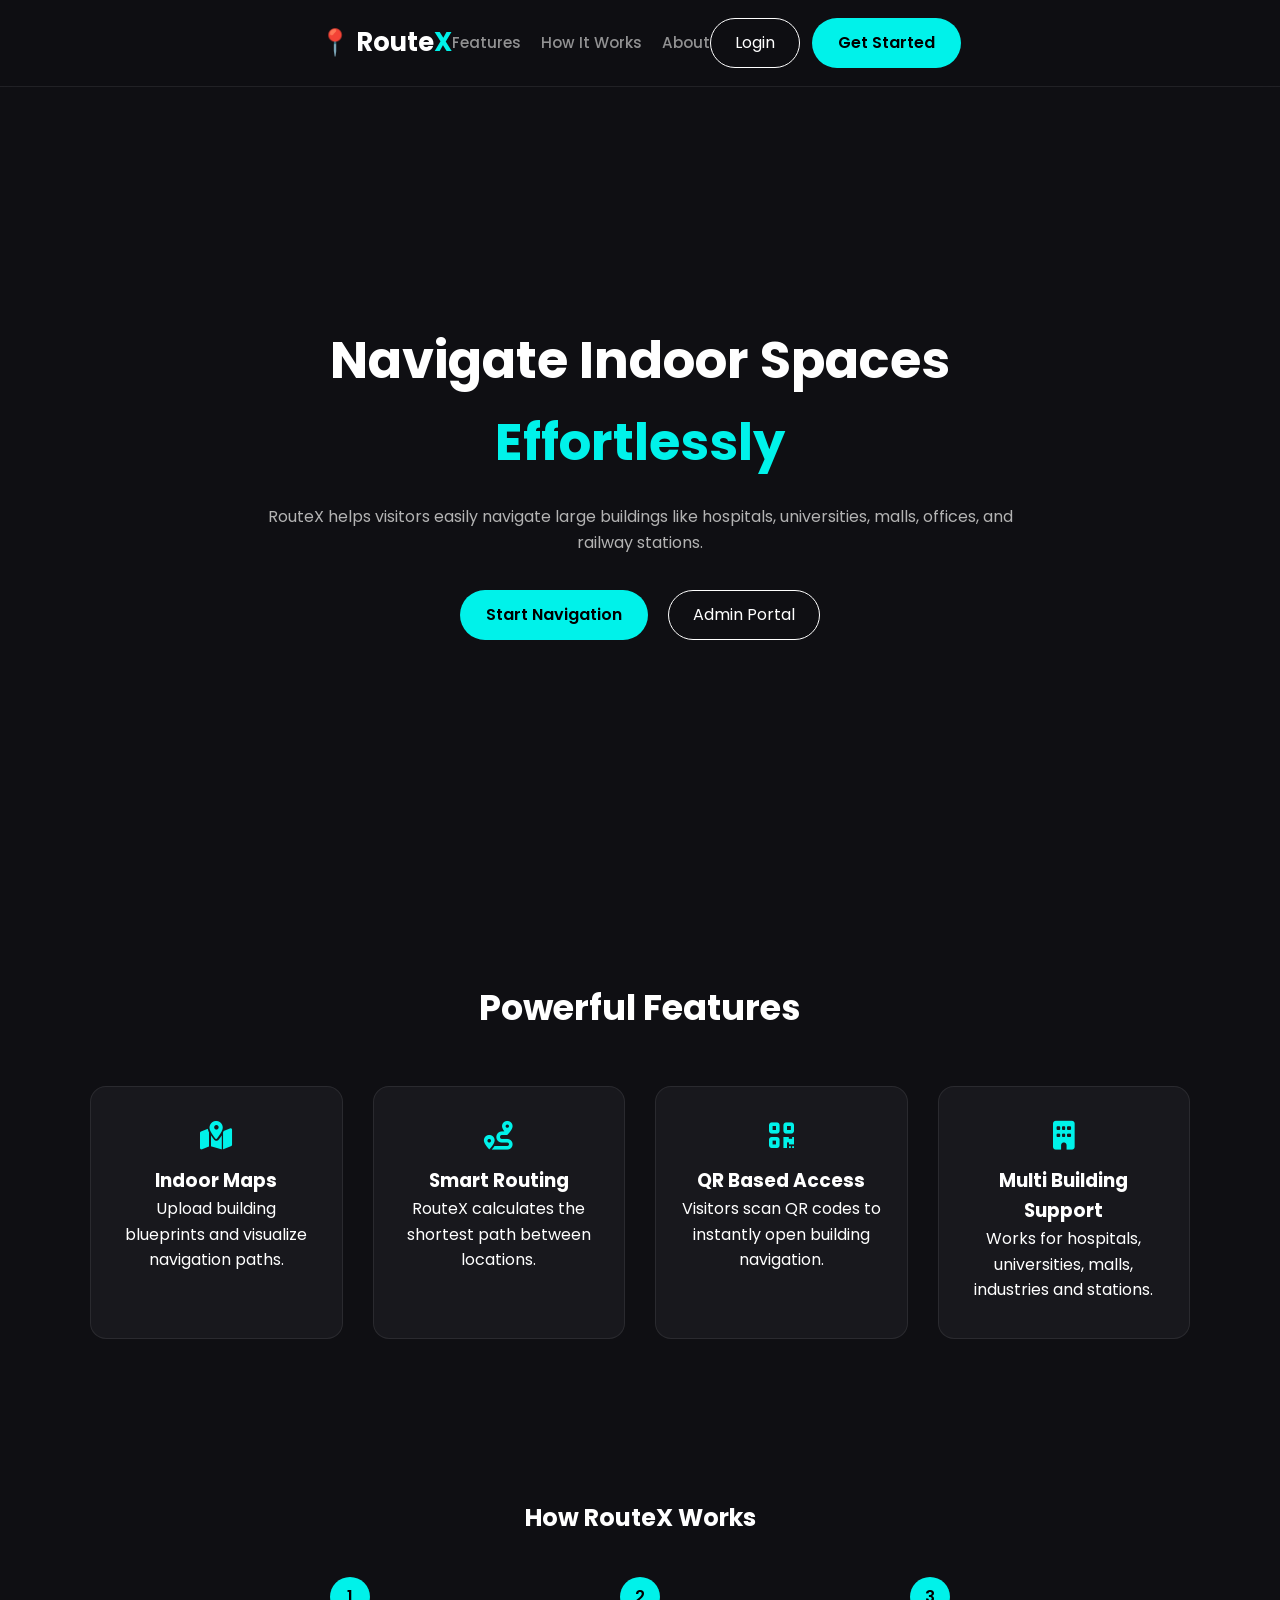
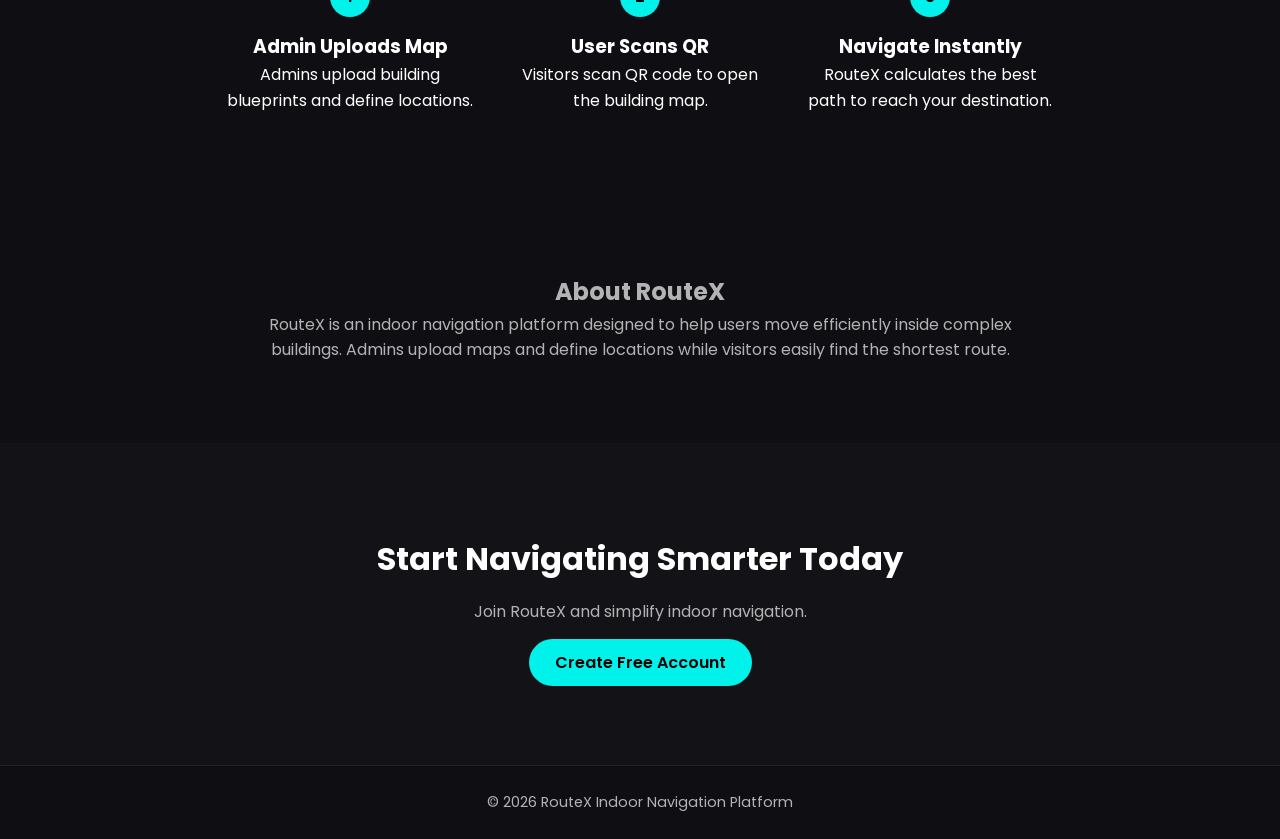
<file: index.html>
<!DOCTYPE html>
<html lang="en">

<head>

<meta charset="UTF-8">
<meta name="viewport" content="width=device-width, initial-scale=1.0">

<title>RouteX | Smart Indoor Navigation</title>

<meta name="description" content="Navigate hospitals, universities, malls and offices easily with RouteX indoor navigation.">

<link rel="stylesheet" href="css/style.css">

<link href="https://fonts.googleapis.com/css2?family=Poppins:wght@300;400;500;600;700&display=swap" rel="stylesheet">

<link rel="stylesheet" href="https://cdnjs.cloudflare.com/ajax/libs/font-awesome/6.0.0/css/all.min.css">

</head>

<script>
document.querySelectorAll('a[href^="#"]').forEach(anchor=>{
anchor.addEventListener("click",function(e){
e.preventDefault();
document.querySelector(this.getAttribute("href")).scrollIntoView({
behavior:"smooth"
});
});
});
</script>
<body>

<!-- NAVBAR -->

<header class="navbar">

<div class="nav-container">

<div class="logo">
📍 Route<span>X</span>
</div>

<nav class="nav-links">

<a href="#features">Features</a>
<a href="#how">How It Works</a>
<a href="#about">About</a>

</nav>

<div class="nav-buttons">

<a href="login.html" class="btn-secondary">
Login
</a>

<a href="register.html" class="btn-primary">
Get Started
</a>

</div>

</div>

</header>



<!-- HERO -->

<section class="hero">

<div class="hero-content">

<h1>
Navigate Indoor Spaces  
<span>Effortlessly</span>
</h1>

<p>
RouteX helps visitors easily navigate large buildings like hospitals,
universities, malls, offices, and railway stations.
</p>

<div class="hero-buttons">

<a href="login.html" class="btn-primary">
Start Navigation
</a>

<a href="admin.html" class="btn-secondary">
Admin Portal
</a>

</div>

</div>

</section>



<!-- FEATURES -->

<section id="features" class="features">

<h2>Powerful Features</h2>

<div class="feature-grid">

<div class="feature-card">

<i class="fas fa-map-marked-alt"></i>

<h3>Indoor Maps</h3>

<p>
Upload building blueprints and visualize navigation paths.
</p>

</div>


<div class="feature-card">

<i class="fas fa-route"></i>

<h3>Smart Routing</h3>

<p>
RouteX calculates the shortest path between locations.
</p>

</div>


<div class="feature-card">

<i class="fas fa-qrcode"></i>

<h3>QR Based Access</h3>

<p>
Visitors scan QR codes to instantly open building navigation.
</p>

</div>


<div class="feature-card">

<i class="fas fa-building"></i>

<h3>Multi Building Support</h3>

<p>
Works for hospitals, universities, malls, industries and stations.
</p>

</div>

</div>

</section>



<!-- HOW IT WORKS -->

<section id="how" class="how">

<h2>How RouteX Works</h2>

<div class="steps">

<div class="step">

<span>1</span>

<h3>Admin Uploads Map</h3>

<p>
Admins upload building blueprints and define locations.
</p>

</div>


<div class="step">

<span>2</span>

<h3>User Scans QR</h3>

<p>
Visitors scan QR code to open the building map.
</p>

</div>


<div class="step">

<span>3</span>

<h3>Navigate Instantly</h3>

<p>
RouteX calculates the best path to reach your destination.
</p>

</div>

</div>

</section>



<!-- ABOUT -->

<section id="about" class="about">

<h2>About RouteX</h2>

<p>
RouteX is an indoor navigation platform designed to help users
move efficiently inside complex buildings. Admins upload maps and
define locations while visitors easily find the shortest route.
</p>

</section>



<!-- CTA -->

<section class="cta">

<h2>Start Navigating Smarter Today</h2>

<p>
Join RouteX and simplify indoor navigation.
</p>

<a href="register.html" class="btn-primary">
Create Free Account
</a>

</section>



<!-- FOOTER -->

<footer class="footer">

<p>
© 2026 RouteX Indoor Navigation Platform
</p>

</footer>


</body>
</html>
</file>
<file: css/style.css>
/* ============================= */
/* RESET */
/* ============================= */

*{
margin:0;
padding:0;
box-sizing:border-box;
font-family:'Poppins',sans-serif;
}

html{
scroll-behavior:smooth;
}

body{
background:#0f0f13;
color:white;
line-height:1.6;
}

/* ============================= */
/* VARIABLES */
/* ============================= */

:root{

--primary:#1db954;
--accent:#00f2ea;
--secondary:#ff0055;

--bg-dark:#0f0f13;
--bg-card:#18181d;

--text-muted:#b3b3b3;

--border:rgba(255,255,255,0.08);

}

/* ============================= */
/* NAVBAR */
/* ============================= */

.navbar{

width:100%;
position:fixed;
top:0;
left:0;

background:rgba(15,15,19,0.85);
backdrop-filter:blur(10px);

border-bottom:1px solid var(--border);

z-index:100;

}

.nav-container{

max-width:1200px;
margin:auto;

display:flex;
align-items:center;
justify-content:space-between;

padding:18px 25px;

}

.logo{

font-size:1.6rem;
font-weight:700;

}

.logo span{

color:var(--accent);

}

.nav-links{

display:flex;
gap:30px;

}

.nav-links a{

color:white;
text-decoration:none;
font-size:0.95rem;
opacity:0.8;

transition:0.2s;

}

.nav-links a:hover{

opacity:1;
color:var(--accent);

}

.nav-buttons{

display:flex;
gap:12px;

}

/* ============================= */
/* HERO */
/* ============================= */

.hero{

min-height:100vh;

display:flex;
align-items:center;
justify-content:center;

text-align:center;

padding:120px 20px 60px;

}

.hero-content{

max-width:750px;

}

.hero h1{

font-size:3.2rem;
margin-bottom:20px;

}

.hero h1 span{

color:var(--accent);

}

.hero p{

color:var(--text-muted);
margin-bottom:35px;

}

.hero-buttons{

display:flex;
justify-content:center;
gap:20px;
flex-wrap:wrap;

}

/* ============================= */
/* FEATURES */
/* ============================= */

.features{

padding:80px 20px;
text-align:center;

}

.features h2{

font-size:2.2rem;
margin-bottom:50px;

}

.feature-grid{

max-width:1100px;
margin:auto;

display:grid;
grid-template-columns:repeat(auto-fit,minmax(220px,1fr));

gap:30px;

}

.feature-card{

background:var(--bg-card);

padding:35px 25px;

border-radius:16px;

border:1px solid var(--border);

transition:0.3s;

}

.feature-card i{

font-size:1.8rem;
color:var(--accent);
margin-bottom:15px;

}

.feature-card:hover{

transform:translateY(-6px);
border-color:var(--accent);

}

/* ============================= */
/* HOW IT WORKS */
/* ============================= */

.how{

padding:80px 20px;
text-align:center;

}

.steps{

display:flex;
justify-content:center;
flex-wrap:wrap;
gap:40px;

margin-top:40px;

}

.step{

max-width:250px;

}

.step span{

display:inline-block;

width:40px;
height:40px;

line-height:40px;

background:var(--accent);
color:black;

border-radius:50%;

font-weight:600;

margin-bottom:15px;

}

/* ============================= */
/* ABOUT */
/* ============================= */

.about{

padding:80px 20px;

max-width:800px;
margin:auto;

text-align:center;

color:var(--text-muted);

}

/* ============================= */
/* CTA */
/* ============================= */

.cta{

padding:90px 20px;

text-align:center;

background:#121217;

}

.cta h2{

font-size:2rem;
margin-bottom:15px;

}

.cta p{

color:var(--text-muted);
margin-bottom:25px;

}

/* ============================= */
/* FOOTER */
/* ============================= */

.footer{

text-align:center;
padding:25px;

font-size:0.9rem;

color:var(--text-muted);

border-top:1px solid var(--border);

}

/* ============================= */
/* BUTTONS */
/* ============================= */

.btn-primary{

background:var(--accent);
color:black;

padding:12px 26px;

border-radius:25px;

text-decoration:none;

font-weight:600;

transition:0.25s;

}

.btn-primary:hover{

box-shadow:0 0 15px var(--accent);

}

.btn-secondary{

border:1px solid white;

padding:11px 24px;

border-radius:25px;

text-decoration:none;

color:white;

transition:0.25s;

}

.btn-secondary:hover{

border-color:var(--accent);
color:var(--accent);

}

/* ============================= */
/* RESPONSIVE */
/* ============================= */

@media(max-width:768px){

.hero h1{
font-size:2.3rem;
}

.nav-links{
display:none;
}

}
/* ============================= */
/* ADMIN DASHBOARD STYLES */
/* (does NOT affect landing page) */
/* ============================= */

.container{
max-width:1100px;
margin:auto;
padding:40px 20px;
}

.navbar{
display:flex;
justify-content:space-between;
align-items:center;
margin-bottom:40px;
}

.nav-links{
display:flex;
gap:20px;
align-items:center;
}

.nav-links a{
text-decoration:none;
color:var(--text-muted);
font-weight:500;
}

.nav-links a.active{
color:var(--accent);
}

.page-title{
font-size:2rem;
margin-bottom:25px;
}

.admin-grid{
display:grid;
grid-template-columns:repeat(auto-fit,minmax(300px,1fr));
gap:25px;
}

.helper-text{
font-size:0.85rem;
color:var(--text-muted);
margin-top:8px;
}

.preview-box{
margin-top:15px;
}

.qr-box{
margin-top:15px;
text-align:center;
}

.location-list{
margin-top:15px;
list-style:none;
padding:0;
}
</file>
